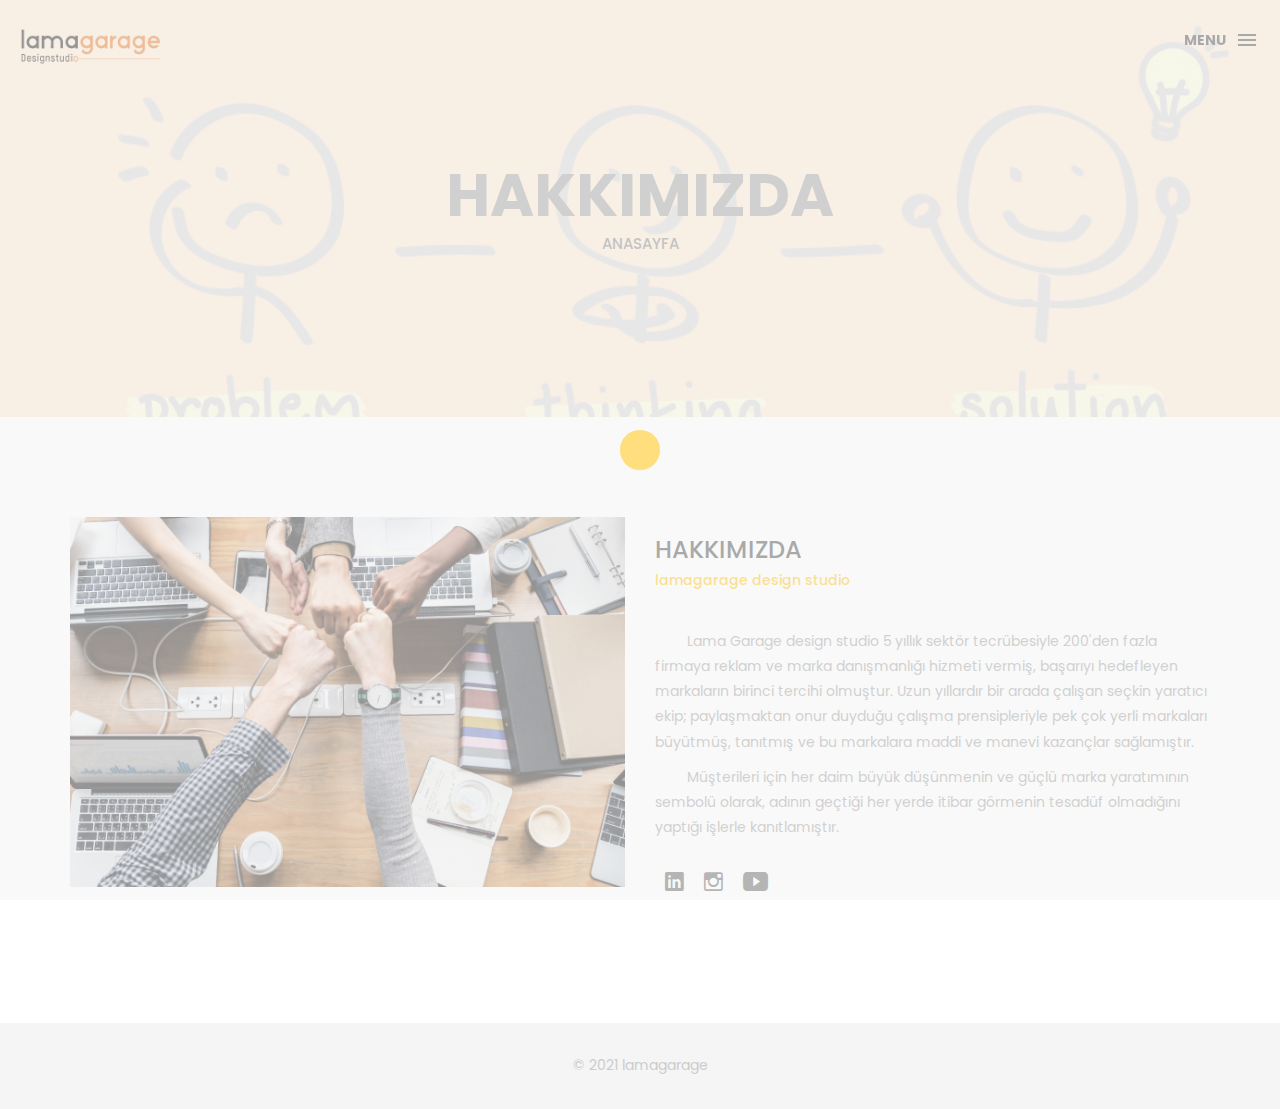
<file: about.html>
<!DOCTYPE html>
<html lang="en">

<head>
    <meta charset="utf-8">
    <meta http-equiv="X-UA-Compatible" content="IE=edge">
    <meta name="viewport" content="width=device-width, initial-scale=1">
    <!-- The above 3 meta tags *must* come first in the head; any other head content must come *after* these tags -->
    <title>Lama Garage</title>
    <link rel="icon" href="img/lama-baslık.png" type="image/x-icon">

    <!-- Bootstrap -->
    <link href="css/bootstrap.min.css" rel="stylesheet">
    <link href="ionicons/css/ionicons.min.css" rel="stylesheet">

    <!-- main css -->
    <link href="css/style.css" rel="stylesheet">


    <!-- modernizr -->
    <script src="js/modernizr.js"></script>

    <!-- HTML5 shim and Respond.js for IE8 support of HTML5 elements and media queries -->
    <!-- WARNING: Respond.js doesn't work if you view the page via file:// -->
    <!--[if lt IE 9]>
      <script src="https://oss.maxcdn.com/html5shiv/3.7.2/html5shiv.min.js"></script>
      <script src="https://oss.maxcdn.com/respond/1.4.2/respond.min.js"></script>
    <![endif]-->
</head>

<body>

    <!-- Preloader -->
    <div id="preloader">
        <div class="pre-container">
            <div class="spinner">
                <div class="double-bounce1"></div>
                <div class="double-bounce2"></div>
            </div>
        </div>
    </div>
    <!-- end Preloader -->

    <div class="container-fluid"> 
       <!-- box-header -->
        <header class="box-header">
            <div class="box-logo">
                <a href="index.html"><img src="img/grglogo.png" width="140" alt="Logo"></a>
            </div>
            <!-- box-nav -->
            <a class="box-primary-nav-trigger" href="#0">
                <span class="box-menu-text">Menu</span><span class="box-menu-icon"></span>
            </a>
        </header>
        <!-- end box-header -->
        
        <!-- nav -->
        <nav>
            <ul class="box-primary-nav">
                <li class="box-label">Hakkımızda</li>

                <li><a href="index.html">Anasayfa</a></li>
                <li><a href="about.html">Hakkımızda</a><i class="ion-ios-circle-filled color"></i></li>
                <li><a href="services.html">Hizmetlerimiz</a></li>
                <!-- <li><a href="portfolio.html">Portfolyo</a></li> -->
                <li><a href="contact/iletisim.php">İletişim</a></li>

                <li class="box-label">Bizi Takip Edin</li>

                <li class="box-social"><a href="https://www.linkedin.com/company/76134935/admin/"><i class="ion-social-linkedin"></i></a></li>
                <li class="box-social"><a href="https://www.instagram.com/lamagaragedesignstudio/"><i class="ion-social-instagram-outline"></i></a></li>
                <li class="box-social"><a href="https://www.youtube.com/channel/UCyq160XT2mu6hsVypVtiZRg?app=desktop"><i class="ion-social-youtube"></i></a></li>
            </ul>
        </nav>
        <!-- end nav -->  
    </div>
    
    <!-- Top bar -->
    <div class="top-bar">
        <h1>Hakkımızda</h1>
        <p><a href="index.html">Anasayfa</a></p>
    </div>
    <!-- end Top bar -->
    
    <!-- Main container -->
    <div class="container main-container clearfix"> 
        <div class="col-md-6">
            <img src="img/hakkimizda.jpg" class="img-responsive" alt="" />
        </div>
        <div class="col-md-6">
           <h3 class="uppercase">Hakkımızda</h3>
           <h5>lamagarage design studio</h5>
           <div class="h-30"></div>
            <p>&nbsp;&nbsp;&nbsp;&nbsp;&nbsp;&nbsp;&nbsp;&nbsp;Lama Garage design studio 5 yıllık sektör tecrübesiyle 200'den fazla firmaya reklam ve marka danışmanlığı hizmeti vermiş, başarıyı hedefleyen markaların birinci tercihi olmuştur.

                Uzun yıllardır bir arada çalışan seçkin yaratıcı ekip; paylaşmaktan onur duyduğu çalışma prensipleriyle pek çok yerli markaları büyütmüş, tanıtmış ve bu markalara maddi ve manevi kazançlar sağlamıştır. </p>

            <p>&nbsp;&nbsp;&nbsp;&nbsp;&nbsp;&nbsp;&nbsp;&nbsp;Müşterileri için her daim büyük düşünmenin ve güçlü marka yaratımının sembolü olarak, adının geçtiği her yerde itibar görmenin tesadüf olmadığını yaptığı işlerle kanıtlamıştır. </p>
            <div class="h-10"></div>
            <ul class="social-ul">
                <li class="box-social"><a href="https://www.linkedin.com/company/76134935/admin/"><i class="ion-social-linkedin"></i></a></li>
                <li class="box-social"><a href="https://www.instagram.com/lamagaragedesignstudio/"><i class="ion-social-instagram-outline"></i></a></li>
                <li class="box-social"><a href="https://www.youtube.com/channel/UCyq160XT2mu6hsVypVtiZRg?app=desktop"><i class="ion-social-youtube"></i></a></li>
            </ul>


        </div>
    </div>
    <!-- end Main container -->


    <!-- footer -->
    <footer>
        <div class="container-fluid">
            <p class="copyright">© 2021 lamagarage</p>
        </div>
    </footer>
    <!-- end footer -->
    
    <!-- back to top -->
    <a href="#0" class="cd-top"><i class="ion-android-arrow-up"></i></a>
    <!-- end back to top -->



    <!-- jQuery -->
    <script src="js/jquery-2.1.1.js"></script>
    <!--  plugins -->
    <script src="js/bootstrap.min.js"></script>
    <script src="js/menu.js"></script>
    <script src="js/animated-headline.js"></script>
    <script src="js/isotope.pkgd.min.js"></script>


    <!--  custom script -->
    <script src="js/custom.js"></script>

</body>

</html>
</file>
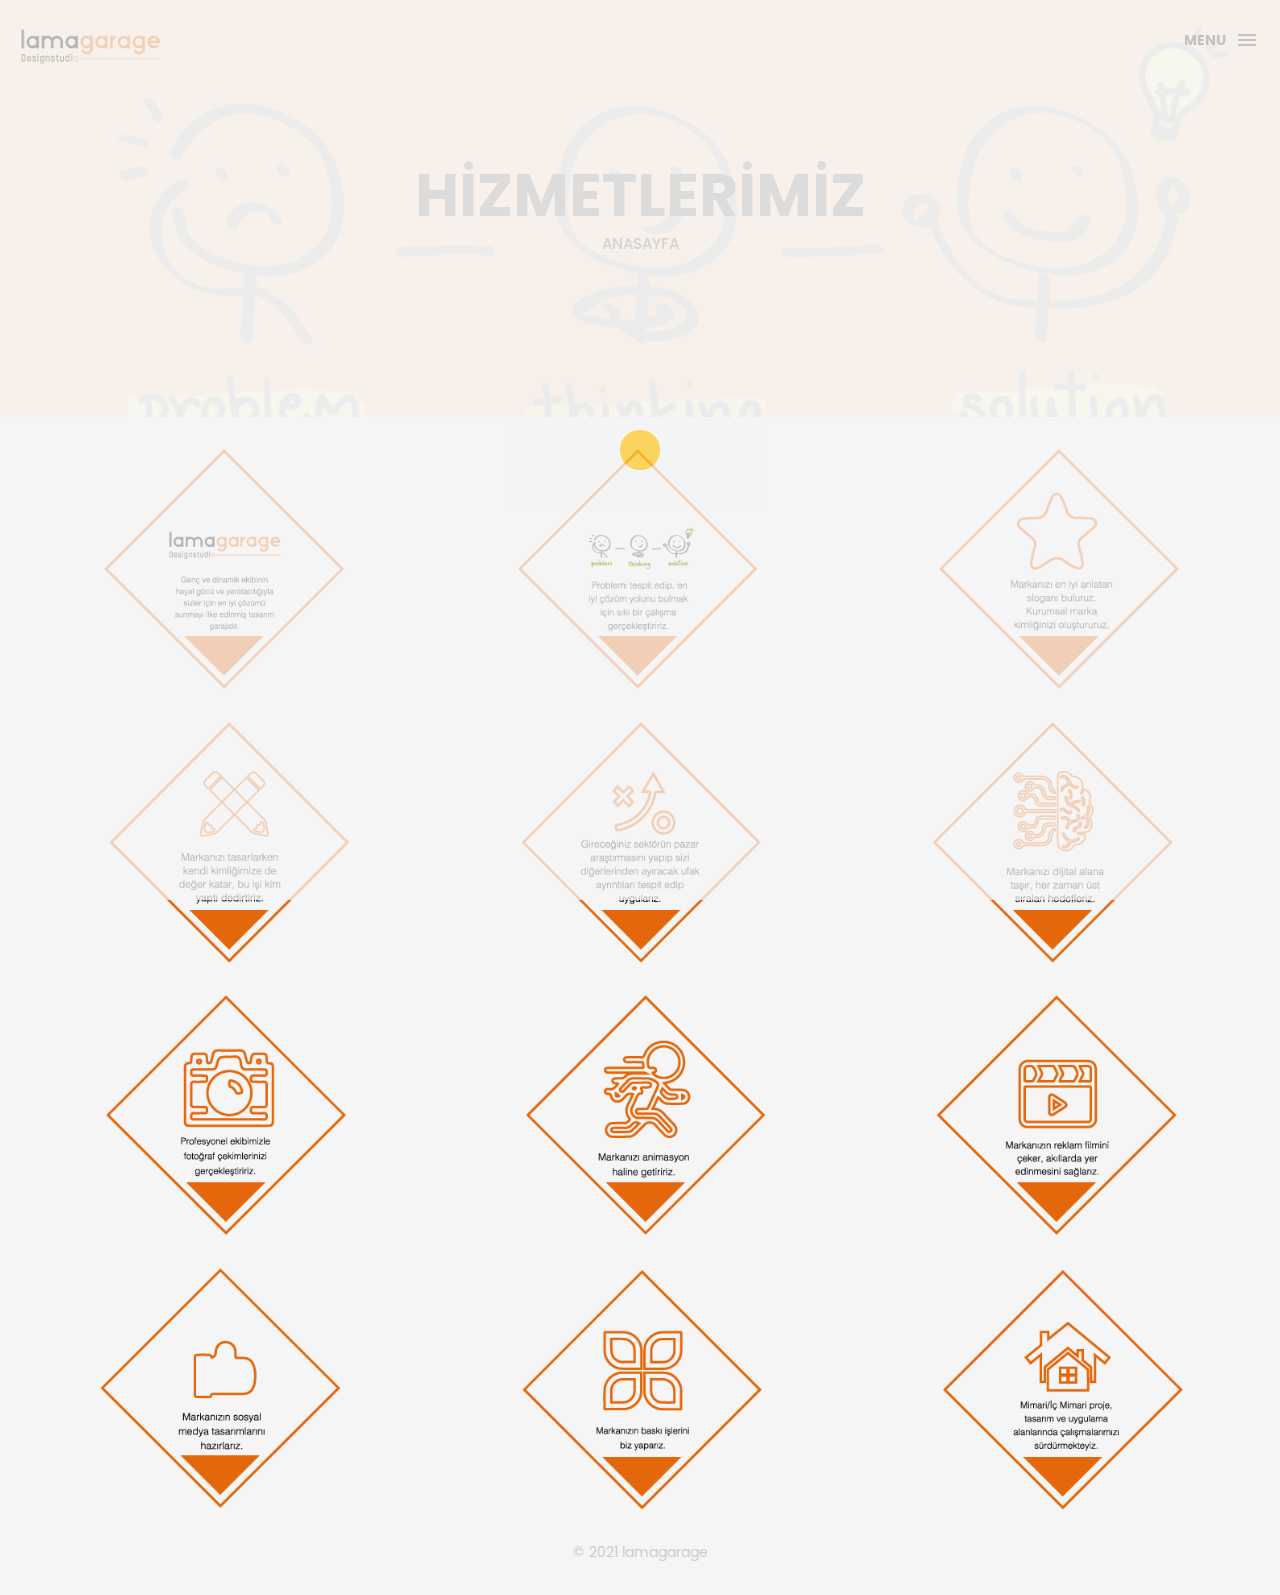
<file: services.html>
<!DOCTYPE html>
<html lang="en">

<head>
    <meta charset="utf-8">
    <meta http-equiv="X-UA-Compatible" content="IE=edge">
    <meta name="viewport" content="width=device-width, initial-scale=1">
    <!-- The above 3 meta tags *must* come first in the head; any other head content must come *after* these tags -->
    <title>Hizmetlerimiz - Lamagarage</title>
    <link rel="icon" href="img/lama-baslık.png" type="image/x-icon">

    <!-- Bootstrap -->
    <link href="css/bootstrap.min.css" rel="stylesheet">
    <link href="ionicons/css/ionicons.min.css" rel="stylesheet">

    <!-- main css -->
    <link href="css/style.css" rel="stylesheet">


    <!-- modernizr -->
    <script src="js/modernizr.js"></script>

    <!-- HTML5 shim and Respond.js for IE8 support of HTML5 elements and media queries -->
    <!-- WARNING: Respond.js doesn't work if you view the page via file:// -->
    <!--[if lt IE 9]>
      <script src="https://oss.maxcdn.com/html5shiv/3.7.2/html5shiv.min.js"></script>
      <script src="https://oss.maxcdn.com/respond/1.4.2/respond.min.js"></script>
    <![endif]-->
</head>

<body>

    <!-- Preloader -->
    <div id="preloader">
        <div class="pre-container">
            <div class="spinner">
                <div class="double-bounce1"></div>
                <div class="double-bounce2"></div>
            </div>
        </div>
    </div>
    <!-- end Preloader -->

    <div class="container-fluid">
        <!-- box header -->
        <header class="box-header">
            <div class="box-logo">
                <a href="index.html"><img src="img/grglogo.png" width="140" alt="Logo"></a>
            </div>
            <!-- box-nav -->
            <a class="box-primary-nav-trigger" href="#0">
                <span class="box-menu-text">Menu</span><span class="box-menu-icon"></span>
            </a>
            <!-- box-primary-nav-trigger -->
        </header>
        <!-- end box header -->

        <!-- nav -->
        <nav>
            <ul class="box-primary-nav">
                <li class="box-label">HİZMETLERİMİZ</li>

                <li><a href="index.html">Anasayfa</a></li>
                <li><a href="about.html">Hakkımızda</a></li>
                <li><a href="services.html">Hizmetlerimiz</a><i class="ion-ios-circle-filled color"></i></li>
                <!-- <li><a href="portfolio.html">Portfolyo</a></li> -->
                <li><a href="contact/iletisim.php">İletişim</a></li>



                <li class="box-label">Bizi Takip Edin</li>

                <li class="box-social"><a href="https://www.linkedin.com/company/76134935/admin/"><i class="ion-social-linkedin"></i></a></li>
                <li class="box-social"><a href="https://www.instagram.com/lamagaragedesignstudio/"><i class="ion-social-instagram-outline"></i></a></li>
                <li class="box-social"><a href="https://www.youtube.com/channel/UCyq160XT2mu6hsVypVtiZRg?app=desktop"><i class="ion-social-youtube"></i></a></li>
            </ul>
        </nav>
        <!-- end nav -->
    </div>

    <!-- top bar -->
    <div class="top-bar">
        <h1>HİZMETLERİMİZ</h1>
        <p><a href="index.html">Anasayfa</a></p>
    </div>
    <!-- end top bar -->

        <div class="col-md-12" style="margin-bottom: 30px;text-align: center;">
			<div class="col-md-4 col-sm-4" style="margin-top:30px;">
                <img class="img-responsive" src="img/hizmet1.png" style="width:440px;">
            </div>
			<div class="col-md-4 col-sm-4" style="margin-top:30px;">
                <img class="img-responsive" src="img/hizmet2.png" style="width:440px;">
            </div>
			<div class="col-md-4" style="margin-top:30px;">
                <img class="img-responsive" src="img/hizmet3.png" style="width:440px;">
            </div>
			<div class="col-md-4" style="margin-top:30px;">
                <img class="img-responsive" src="img/hizmet4.png" style="width:440px;">
            </div>
			<div class="col-md-4" style="margin-top:30px;">
                <img class="img-responsive" src="img/hizmet5.png" style="width:440px;">
            </div>
			<div class="col-md-4" style="margin-top:30px;">
                <img class="img-responsive" src="img/hizmet6.png" style="width:440px;">
            </div>
			<div class="col-md-4" style="margin-top:30px;">
                <img class="img-responsive" src="img/hizmet7.png" style="width:440px;">
            </div>
			<div class="col-md-4" style="margin-top:30px;">
                <img class="img-responsive" src="img/hizmet8.png" style="width:440px;">
            </div>
			<div class="col-md-4" style="margin-top:30px;">
                <img class="img-responsive" src="img/hizmet9.png" style="width:440px;">
            </div>
			<div class="col-md-4" style="margin-top:30px;">
                <img class="img-responsive" src="img/hizmet10.png" style="width:440px;">
            </div>
			<div class="col-md-4" style="margin-top:30px;">
                <img class="img-responsive" src="img/hizmet11.png" style="width:440px;">
            </div>
			<div class="col-md-4" style="margin-top:30px;">
                <img class="img-responsive" src="img/hizmet12.png" style="width:440px;">
            </div>
        </div>


    <!-- footer -->
    <footer>
        <div class="container-fluid" >
		<br/><br/>
            <p class="copyright">© 2021 lamagarage</p>
        </div>
    </footer>
    <!-- end footer -->

    <!-- back to top -->
    <a href="#0" class="cd-top"><i class="ion-android-arrow-up"></i></a>
    <!-- end back to top -->



    <!-- jQuery -->
    <script src="js/jquery-2.1.1.js"></script>
    <!--  plugins -->
    <script src="js/bootstrap.min.js"></script>
    <script src="js/menu.js"></script>
    <script src="js/animated-headline.js"></script>
    <script src="js/isotope.pkgd.min.js"></script>


    <!--  custom script -->
    <script src="js/custom.js"></script>

</body>

</html>
</file>
<file: css/style.css>
/*
* Box Theme
* Created by : Ahmed Eissa
* website : www.ahmedessa.net
* behance : https://www.behance.net/3essa
*/


/* Table of Content
==================================================
	- Google fonts & font family -
	- General -
    - typography -
    - Preloader -
	- Header -
    - box intro section -
    - Portfoilo section -
    - Footer -
    - About page -
    - Services page -
    - contact page -
    - Portfolio single page -
    - Responsive media queries -
*/


/* Google fonts & font family
==================================================*/

@import url(https://fonts.googleapis.com/css?family=Poppins:400,500,600,700);

/* General
==================================================*/

html,
body {
    height: 100%;
    font-family: 'Poppins', sans-serif;
    line-height: 1.8;
    color: #999
}

.no-padding {
    padding-left: 0;
    padding-right: 0;
}

.no-padding [class^="col-"] {
    padding-left: 0;
    padding-right: 0;
}

.main-container {
    padding: 100px 0;
}

.center {
    text-align: center;
}

a {
    -webkit-transition: all .3s;
    transition: all .3s
}

.uppercase {
    text-transform: uppercase;
}

.h-30 {
    height: 30px
}

.h-10 {
    height: 10px
}

.color {
    color: #ffbf00;
    font-size: 11px;
}


/* typography
==================================================*/

h1 {
    color: #393939;
    font-size: 60px;
    text-transform: uppercase;
}

h3 {
    color: #393939;
}

h5 {
    color: #ffbf00;
}


/* preloader
==================================================*/

#preloader {
    position: fixed;
    top: 0;
    left: 0;
    right: 0;
    bottom: 0;
    background-color: #f5f5f5;
    /* change if the mask should be a color other than white */
    z-index: 1000;
    /* makes sure it stays on top */
}

.pre-container {
    position: absolute;
    left: 50%;
    top: 50%;
    bottom: auto;
    right: auto;
    -webkit-transform: translateX(-50%) translateY(-50%);
    transform: translateX(-50%) translateY(-50%);
    text-align: center;
}

.spinner {
    width: 40px;
    height: 40px;
    position: relative;
    margin: 100px auto;
}

.double-bounce1,
.double-bounce2 {
    width: 100%;
    height: 100%;
    border-radius: 50%;
    background-color: #ffbf00;
    opacity: 0.6;
    position: absolute;
    top: 0;
    left: 0;
    -webkit-animation: bounce 2.0s infinite ease-in-out;
    animation: bounce 2.0s infinite ease-in-out;
}

.double-bounce2 {
    -webkit-animation-delay: -1.0s;
    animation-delay: -1.0s;
}

@-webkit-keyframes bounce {
    0%,
    100% {
        -webkit-transform: scale(0.0)
    }
    50% {
        -webkit-transform: scale(1.0)
    }
}

@keyframes bounce {
    0%,
    100% {
        transform: scale(0.0);
        -webkit-transform: scale(0.0);
    }
    50% {
        transform: scale(1.0);
        -webkit-transform: scale(1.0);
    }
}


/* headr
==================================================*/

.box-header {
    position: absolute;
    top: 0;
    left: 0;
    background: rgba(255, 255, 255, 0.95);
    height: 50px;
    width: 100%;
    z-index: 3;
    box-shadow: 0 1px 2px rgba(0, 0, 0, 0.3);
    -webkit-font-smoothing: antialiased;
    -moz-osx-font-smoothing: grayscale;
}

.box-header {
    height: 80px;
    background: transparent;
    box-shadow: none;
}

.box-header {
    -webkit-transition: background-color 0.3s;
    transition: background-color 0.3s;
    -webkit-transform: translate3d(0, 0, 0);
    transform: translate3d(0, 0, 0);
    -webkit-backface-visibility: hidden;
    backface-visibility: hidden;
}

.box-header.is-fixed {
    position: fixed;
    top: -80px;
    background-color: rgba(255, 255, 255, 0.96);
    -webkit-transition: -webkit-transform 0.3s;
    transition: -webkit-transform 0.3s;
    transition: transform 0.3s;
    transition: transform 0.3s, -webkit-transform 0.3s;
}

.box-header.is-visible {
    -webkit-transform: translate3d(0, 100%, 0);
    transform: translate3d(0, 100%, 0);
}

.box-header.menu-is-open {
    background-color: rgba(255, 255, 255, 0.96);
}

.box-logo {
    display: block;
    padding: 20px;
}

.box-primary-nav-trigger {
    position: absolute;
    right: 0;
    top: 0;
    height: 100%;
    width: 50px;
    background-color: #fff;
}

.box-primary-nav-trigger .box-menu-text {
    color: #393939;
    text-transform: uppercase;
    font-weight: 700;
    display: none;
}

.box-primary-nav-trigger .box-menu-icon {
    display: inline-block;
    position: absolute;
    left: 50%;
    top: 50%;
    bottom: auto;
    right: auto;
    -webkit-transform: translateX(-50%) translateY(-50%);
    transform: translateX(-50%) translateY(-50%);
    width: 18px;
    height: 2px;
    background-color: #393939;
    -webkit-transition: background-color 0.3s;
    transition: background-color 0.3s;
    list-style: none;
}

.box-primary-nav-trigger .box-menu-icon::before,
.box-primary-nav-trigger .box-menu-icon:after {
    content: '';
    width: 100%;
    height: 100%;
    position: absolute;
    background-color: #393939;
    right: 0;
    -webkit-transition: -webkit-transform .3s, top .3s, background-color 0s;
    -webkit-transition: top .3s, background-color 0s, -webkit-transform .3s;
    transition: top .3s, background-color 0s, -webkit-transform .3s;
    transition: transform .3s, top .3s, background-color 0s;
    transition: transform .3s, top .3s, background-color 0s, -webkit-transform .3s;
}

.box-primary-nav-trigger .box-menu-icon::before {
    top: -5px;
}

.box-primary-nav-trigger .box-menu-icon::after {
    top: 5px;
}

.box-primary-nav-trigger .box-menu-icon.is-clicked {
    background-color: rgba(255, 255, 255, 0);
}

.box-primary-nav-trigger .box-menu-icon.is-clicked::before,
.box-primary-nav-trigger .box-menu-icon.is-clicked::after {
    background-color: 393939;
}

.box-primary-nav-trigger .box-menu-icon.is-clicked::before {
    top: 0;
    -webkit-transform: rotate(135deg);
    transform: rotate(135deg);
}

.box-primary-nav-trigger .box-menu-icon.is-clicked::after {
    top: 0;
    -webkit-transform: rotate(225deg);
    transform: rotate(225deg);
}

.box-primary-nav-trigger {
    width: 100px;
    padding-left: 1em;
    background-color: transparent;
    height: 30px;
    line-height: 30px;
    right: 10px;
    top: 50%;
    bottom: auto;
    -webkit-transform: translateY(-50%);
    transform: translateY(-50%);
}

.box-primary-nav-trigger .box-menu-text {
    display: inline-block;
}

.box-primary-nav-trigger .box-menu-icon {
    left: auto;
    right: 1em;
    -webkit-transform: translateX(0) translateY(-50%);
    transform: translateX(0) translateY(-50%);
}

.box-primary-nav {
    position: fixed;
    left: 0;
    top: 0;
    height: 100%;
    width: 100%;
    background: rgba(0, 0, 0, 0.96);
    z-index: 2;
    text-align: center;
    padding: 50px 0;
    -webkit-backface-visibility: hidden;
    backface-visibility: hidden;
    overflow: auto;
    -webkit-overflow-scrolling: touch;
    -webkit-transform: translateY(-100%);
    transform: translateY(-100%);
    -webkit-transition-property: -webkit-transform;
    transition-property: -webkit-transform;
    transition-property: transform;
    transition-property: transform, -webkit-transform;
    -webkit-transition-duration: 0.4s;
    transition-duration: 0.4s;
    list-style: none;
}

.box-primary-nav li {
    font-size: 22px;
    font-size: 1.375rem;
    font-weight: 300;
    -webkit-font-smoothing: antialiased;
    -moz-osx-font-smoothing: grayscale;
    margin: .2em 0;
    text-transform: capitalize;
}

.box-primary-nav a {
    display: inline-block;
    padding: .4em 1em;
    border-radius: 0.25em;
    -webkit-transition: all 0.2s;
    transition: all 0.2s;
    color: #fff;
    text-decoration: none;
    font-weight: bold;
}
.box-primary-nav a:focus {
    outline: none;
}

.no-touch .box-primary-nav a:hover {
    text-decoration: none;
    color: #ddd;
}

.box-primary-nav .box-label {
    color: #ffbf00;
    text-transform: uppercase;
    font-weight: 700;
    font-size: 17px;
    margin: 2.4em 0 .8em;
}

.box-primary-nav .box-social {
    display: inline-block;
    margin: 10px .4em;
}

.box-primary-nav .box-social a {
    width: 30px;
    height: 30px;
    padding: 0;
    font-size: 30px
}

.box-primary-nav.is-visible {
    -webkit-transform: translateY(0);
    transform: translateY(0);
}

.box-primary-nav {
    padding: 150px 0 0;
}

.box-primary-nav li {
    font-size: 18px;
}


/* box-intro
==================================================*/
.not-allowed{
    cursor: not-allowed;

    display: inline-block; /* This is working */

}
.box-intro {
    text-align: center;
    display: table;
    height: 100vh;
    width: 100%;
}

.box-intro .table-cell {
    display: table-cell;
    vertical-align: middle;
}

.box-intro em {
    font-style: normal;
    text-transform: uppercase
}

b i:last-child {
    color: #e57118 !important;
}

.box-intro h5 {
    letter-spacing: 4px;
    text-transform: uppercase;
    color: #999;
    line-height: 1.7
}


/* mouse effect */

.mouse {
    position: absolute;
    width: 22px;
    height: 42px;
    bottom: 40px;
    left: 50%;
    margin-left: -12px;
    border-radius: 15px;
    border: 2px solid #888;
    -webkit-animation: intro 1s;
    animation: intro 1s;
}

.scroll {
    display: block;
    width: 3px;
    height: 3px;
    margin: 6px auto;
    border-radius: 4px;
    background: #888;
    -webkit-animation: finger 2s infinite;
    animation: finger 2s infinite;
}

@-webkit-keyframes intro {
    0% {
        opacity: 0;
        -webkit-transform: translateY(40px);
        transform: translateY(40px);
    }
    100% {
        opacity: 1;
        -webkit-transform: translateY(0);
        transform: translateY(0);
    }
}

@keyframes intro {
    0% {
        opacity: 0;
        -webkit-transform: translateY(40px);
        transform: translateY(40px);
    }
    100% {
        opacity: 1;
        -webkit-transform: translateY(0);
        transform: translateY(0);
    }
}

@-webkit-keyframes finger {
    0% {
        opacity: 1;
    }
    100% {
        opacity: 0;
        -webkit-transform: translateY(20px);
        transform: translateY(20px);
    }
}

@keyframes finger {
    0% {
        opacity: 1;
    }
    100% {
        opacity: 0;
        -webkit-transform: translateY(20px);
        transform: translateY(20px);
    }
}


/* text rotate */

.box-headline {
    font-size: 130px;
    line-height: 1.0;
}

.box-words-wrapper {
    display: inline-block;
    position: relative;
}

.box-words-wrapper b {
    display: inline-block;
    position: absolute;
    white-space: nowrap;
    left: 0;
    top: 0;
}

.box-words-wrapper b.is-visible {
    position: relative;
}

.no-js .box-words-wrapper b {
    opacity: 0;
}

.no-js .box-words-wrapper b.is-visible {
    opacity: 1;
}

.box-headline.rotate-2 .box-words-wrapper {
    -webkit-perspective: 300px;
    perspective: 300px;
}

.box-headline.rotate-2 i,
.box-headline.rotate-2 em {
    display: inline-block;
    -webkit-backface-visibility: hidden;
    backface-visibility: hidden;
}

.box-headline.rotate-2 b {
    opacity: 0;
}

.box-headline.rotate-2 i {
    -webkit-transform-style: preserve-3d;
    transform-style: preserve-3d;
    -webkit-transform: translateZ(-20px) rotateX(90deg);
    transform: translateZ(-20px) rotateX(90deg);
    opacity: 0;
}

.is-visible .box-headline.rotate-2 i {
    opacity: 1;
}

.box-headline.rotate-2 i.in {
    -webkit-animation: box-rotate-2-in 0.4s forwards;
    animation: box-rotate-2-in 0.4s forwards;
}

.box-headline.rotate-2 i.out {
    -webkit-animation: box-rotate-2-out 0.4s forwards;
    animation: box-rotate-2-out 0.4s forwards;
}

.box-headline.rotate-2 em {
    -webkit-transform: translateZ(20px);
    transform: translateZ(20px);
}

.no-csstransitions .box-headline.rotate-2 i {
    -webkit-transform: rotateX(0deg);
    transform: rotateX(0deg);
    opacity: 0;
}

.no-csstransitions .box-headline.rotate-2 i em {
    -webkit-transform: scale(1);
    transform: scale(1);
}

.no-csstransitions .box-headline.rotate-2 .is-visible i {
    opacity: 1;
}

@-webkit-keyframes box-rotate-2-in {
    0% {
        opacity: 0;
        -webkit-transform: translateZ(-20px) rotateX(90deg);
    }
    60% {
        opacity: 1;
        -webkit-transform: translateZ(-20px) rotateX(-10deg);
    }
    100% {
        opacity: 1;
        -webkit-transform: translateZ(-20px) rotateX(0deg);
    }
}

@keyframes box-rotate-2-in {
    0% {
        opacity: 0;
        -webkit-transform: translateZ(-20px) rotateX(90deg);
        transform: translateZ(-20px) rotateX(90deg);
    }
    60% {
        opacity: 1;
        -webkit-transform: translateZ(-20px) rotateX(-10deg);
        transform: translateZ(-20px) rotateX(-10deg);
    }
    100% {
        opacity: 1;
        -webkit-transform: translateZ(-20px) rotateX(0deg);
        transform: translateZ(-20px) rotateX(0deg);
    }
}

@-webkit-keyframes box-rotate-2-out {
    0% {
        opacity: 1;
        -webkit-transform: translateZ(-20px) rotateX(0);
    }
    60% {
        opacity: 0;
        -webkit-transform: translateZ(-20px) rotateX(-100deg);
    }
    100% {
        opacity: 0;
        -webkit-transform: translateZ(-20px) rotateX(-90deg);
    }
}

@keyframes box-rotate-2-out {
    0% {
        opacity: 1;
        -webkit-transform: translateZ(-20px) rotateX(0);
        transform: translateZ(-20px) rotateX(0);
    }
    60% {
        opacity: 0;
        -webkit-transform: translateZ(-20px) rotateX(-100deg);
        transform: translateZ(-20px) rotateX(-100deg);
    }
    100% {
        opacity: 0;
        -webkit-transform: translateZ(-20px) rotateX(-90deg);
        transform: translateZ(-20px) rotateX(-90deg);
    }
}


/* portfolio section
==================================================*/

.portfolio .categories-grid span {
    font-size: 30px;
    margin-bottom: 30px;
    display: inline-block;
}

.portfolio .categories-grid .categories ul li {
    list-style: none;
    margin: 20px 0;
}

.portfolio .categories-grid .categories ul li a {
    display: inline-block;
    color: #60606e;
    padding: 0 10px;
    margin: 0 10px;
    -webkit-transition: all .2s ease-in-out .2s;
    transition: all .2s ease-in-out .2s;
}

.portfolio .categories-grid .categories ul li a:hover,
.portfolio .categories-grid .categories ul li a:focus {
    text-decoration: none;
}

.portfolio .categories-grid .categories ul li a.active {
    margin-left: 0;
    background-color: #ffbf00;
    padding: 0px 20px;
    color: white;
    border-radius: 25px;
    text-decoration: none;
}

.portfolio_filter {
    padding-left: 0;
}

.portfolio_item {
    position: relative;
    overflow: hidden;
    display: block;
}

.portfolio_item .portfolio_item_hover {
    position: absolute;
    top: 0px;
    left: 0px;
    height: 100%;
    width: 100%;
    background-color: rgba(0, 0, 0, .8);
    -webkit-transform: translate(-100%);
    transform: translate(-100%);
    opacity: 0;
    -webkit-transition: all .2s ease-in-out;
    transition: all .2s ease-in-out;
}

.portfolio_item .portfolio_item_hover .item_info {
    text-align: center;
    position: absolute;
    top: 50%;
    left: 50%;
    -webkit-transform: translate(-50%, -50%);
    transform: translate(-50%, -50%);
    padding: 10px;
    width: 100%;
    font-weight: bold;
}

.portfolio_item .portfolio_item_hover .item_info span {
    display: block;
    color: #fff;
    font-size: 18px;
    -webkit-transform: translateX(-100px);
    transform: translateX(-100px);
    -webkit-transition: all .2s ease-in-out .2s;
    transition: all .2s ease-in-out .2s;
    opacity: 0;
}

.portfolio_item .portfolio_item_hover .item_info em {
    font-style: normal;
    display: inline-block;
    background-color: #ffbf00;
    padding: 5px 20px;
    border-radius: 25px;
    color: #333;
    margin-top: 10px;
    -webkit-transform: translateX(-100px);
    transform: translateX(-100px);
    -webkit-transition: all .3s ease-in-out .3s;
    transition: all .3s ease-in-out .3s;
    opacity: 0;
    font-size: 10px;
    letter-spacing: 2px;
}

.portfolio_item:hover .portfolio_item_hover {
    opacity: 1;
    -webkit-transform: translateX(0);
    transform: translateX(0);
}

.portfolio_item:hover .item_info em,
.portfolio_item:hover .item_info span {
    opacity: 1;
    -webkit-transform: translateX(0);
    transform: translateX(0);
}

.portfolio .categories-grid .categories ul li {
    float: left;
}

.portfolio .categories-grid .categories ul li a {
    padding: 0 10px;
    -webkit-transition: all .2s ease-in-out .2s;
    transition: all .2s ease-in-out .2s;
}

.portfolio_filter {
    padding-left: 0;
    display: inline-block;
    margin: 0 auto;
    text-align: center;
    margin-bottom: 50px;
}

.portfolio-inner {
    padding-bottom: 0 !important;
    padding-top: 55px;
}


/* footer
==================================================*/

footer {
    padding: 30px 0;
    text-align: center;
    background: #f5f5f5
}

.copyright {
    color: #ccc;
    margin-bottom: 0;
}

footer img {
    margin: 0 auto;
}


/* backto top
==================================================*/

.cd-top {
    display: inline-block;
    height: 40px;
    width: 40px;
    position: fixed;
    bottom: 20px;
    line-height: 40px;
    font-size: 20px;
    right: 10px;
    text-align: center;
    color: #fff;
    background: rgba(255, 191, 0, 0.8);
    visibility: hidden;
    opacity: 0;
    -webkit-transition: opacity .3s 0s, visibility 0s .3s;
    transition: opacity .3s 0s, visibility 0s .3s;
}

.cd-top.cd-is-visible,
.cd-top.cd-fade-out,
.no-touch .cd-top:hover {
    -webkit-transition: opacity .3s 0s, visibility 0s 0s;
    transition: opacity .3s 0s, visibility 0s 0s;
}

.cd-top.cd-is-visible {
    /* the button becomes visible */
    visibility: visible;
    opacity: 1;
}

.cd-top.cd-fade-out {
    opacity: .5;
}

.no-touch .cd-top:hover,
.no-touch .cd-top:focus {
    background-color: #ffbf00;
    opacity: 1;
    color: #fff;
}


/* About page
==================================================*/

.top-bar {
    color: #333;
    padding: 150px 0 150px;
    background: -webkit-linear-gradient( rgba(255, 255, 255, .8), rgba(255, 255, 255, .8)), url(../img/transparent-bg.jpg);
    background: linear-gradient( rgba(255, 255, 255, .8), rgba(255, 255, 255, .8)), url(../img/transparent-bg.jpg);
    background-size: cover;
    background-attachment: fixed;
    background-position: center center;
    text-align: center;
}

.top-bar h1 {
    font-size: 60px;
    text-transform: uppercase;
    font-weight: 700;
    color: #999;
    line-height: 50px;
}

.top-bar p {
    font-size: 15px;
    text-transform: uppercase;
    font-weight: 500;
    color: #777;
}

.top-bar p a {
    color: #777;
}

.top-bar p a:hover,
.top-bar p a:focus {
    color: #555;
    text-decoration: none;
}

.social-ul {
    list-style: none;
    display: inline-block;
    padding-left: 0;
}

.social-ul li {
    margin: 0 10px;
    float: left;
}

.social-ul li a {
    font-size: 25px;
    color: #555;
    -webkit-transition: all .3s;
    transition: all .3s;
}

.social-ul li a:hover {
    color: #888;
}


/* Services page
==================================================*/

.size-50 {
    font-size: 50px;
}

.service-box {
    margin-bottom: 30px;
}

.service-box h3 {
    margin-top: 0;
}


/* contact page
==================================================*/

.details-text i {
    margin-right: 10px;
}

.textarea-contact {
    height: 200px;
    width: 100%;
    border: solid 1px rgba(0, 0, 0, .1);
    position: relative;
}

.textarea-contact textarea {
    height: 100%;
    width: 100%;
    border: 0;
    padding: 20px;
    background-color: transparent;
    float: left;
    z-index: 2;
    font-size: 14px;
    color: #9a9a9a;
    resize: none;
}

.textarea-contact > span {
    position: absolute;
    top: 20px;
    left: 20px;
    -webkit-transform: translateY(-50%);
    transform: translateY(-50%);
    font-size: 12px;
    text-transform: uppercase;
    color: #cdcdcd;
    -webkit-transition: all .2s ease-in-out;
    transition: all .2s ease-in-out;
    z-index: 1;
}

.input-contact {
    height: 40px;
    width: 100%;
    border: solid 1px rgba(0, 0, 0, .1);
    position: relative;
    margin-bottom: 30px;
}

.input-contact input[type="text"] {
    height: 100%;
    width: 100%;
    border: 0;
    padding: 0 20px;
    float: left;
    position: relative;
    background-color: transparent;
    z-index: 2;
    font-size: 14px;
    color: #9a9a9a;
}

.input-contact > span {
    position: absolute;
    top: 50%;
    left: 20px;
    -webkit-transform: translateY(-50%);
    transform: translateY(-50%);
    font-size: 12px;
    text-transform: uppercase;
    color: #cdcdcd;
    -webkit-transition: all .2s ease-in-out;
    transition: all .2s ease-in-out;
    z-index: 1;
}

.input-contact > span.active,
.textarea-contact > span.active {
    color: #ffbf00;
    font-size: 10px;
    top: 0px;
    left: 5px;
    background-color: #fff;
    padding: 5px
}

input:focus,
textarea:focus {
    outline: none;
}

.contact-info {
    margin-top: 20px;
}

.contact-info i {
    height: 30px;
    width: 30px;
    display: inline-block;
    background: #ffbf00;
    text-align: center;
    line-height: 33px;
    margin-right: 10px;
    color: #fff;
    font-size: 21px;
}

.contact-info p {
    display: inline-block;
    margin-right: 20px;
}

.btn-box {
    background: #ffbf00;
    padding: 10px 50px;
    border-radius: 0;
    color: #fff;
    margin-top: 20px;
    text-transform: uppercase;
    letter-spacing: 2px;
    font-weight: 500;
}

.btn-box:hover,
.btn-box:focus {
    background: #F5B700;
    color: #fff;
}


/* single project page
==================================================*/

.cat-ul {
    padding-left: 0;
    list-style: none
}

.cat-ul li i {
    margin-right: 10px;
    color: #ffbf00;
}


/* Responsive media queries
==================================================*/

@media (max-width: 991px) {
    .portfolio .categories-grid span {
        margin-bottom: 0;
        text-align: center;
        width: 100%;
    }
    .portfolio .categories-grid .categories ul li {
        text-align: center;
    }
    .portfolio .categories-grid .categories ul li a {
        margin-left: 0;
    }
    .col-md-6 h3 {
        margin-top: 30px;
    }
}

@media only screen and (max-width: 670px) {
    .box-headline {
        font-size: 100px;
    }
    .box-intro h5 {
        font-size: 12px;
    }
    .box-primary-nav a {
        padding: 5px 1em;
        font-size: 14px;
    }
    .box-primary-nav {
        padding: 80px 0 0;
    }
    .box-primary-nav .box-social a {
        font-size: 23px;
    }
    .top-bar h1 {
        font-size: 40px;
        line-height: 30px;
    }
    .portfolio .categories-grid .categories ul li {
        float: none;
    }
}

@media only screen and (max-width: 520px) {
    .box-headline {
        font-size: 80px;
    }
    .box-intro h5 {
        font-size: 12px;
    }
    .main-container {
        padding: 50px 0;
    }
}

@media only screen and (max-width: 420px) {
    .box-headline {
        font-size: 50px;
    }
    .box-intro h5 {
        font-size: 12px;
    }
    .top-bar h1 {
        font-size: 30px;
        line-height: 30px;
    }
}
</file>
